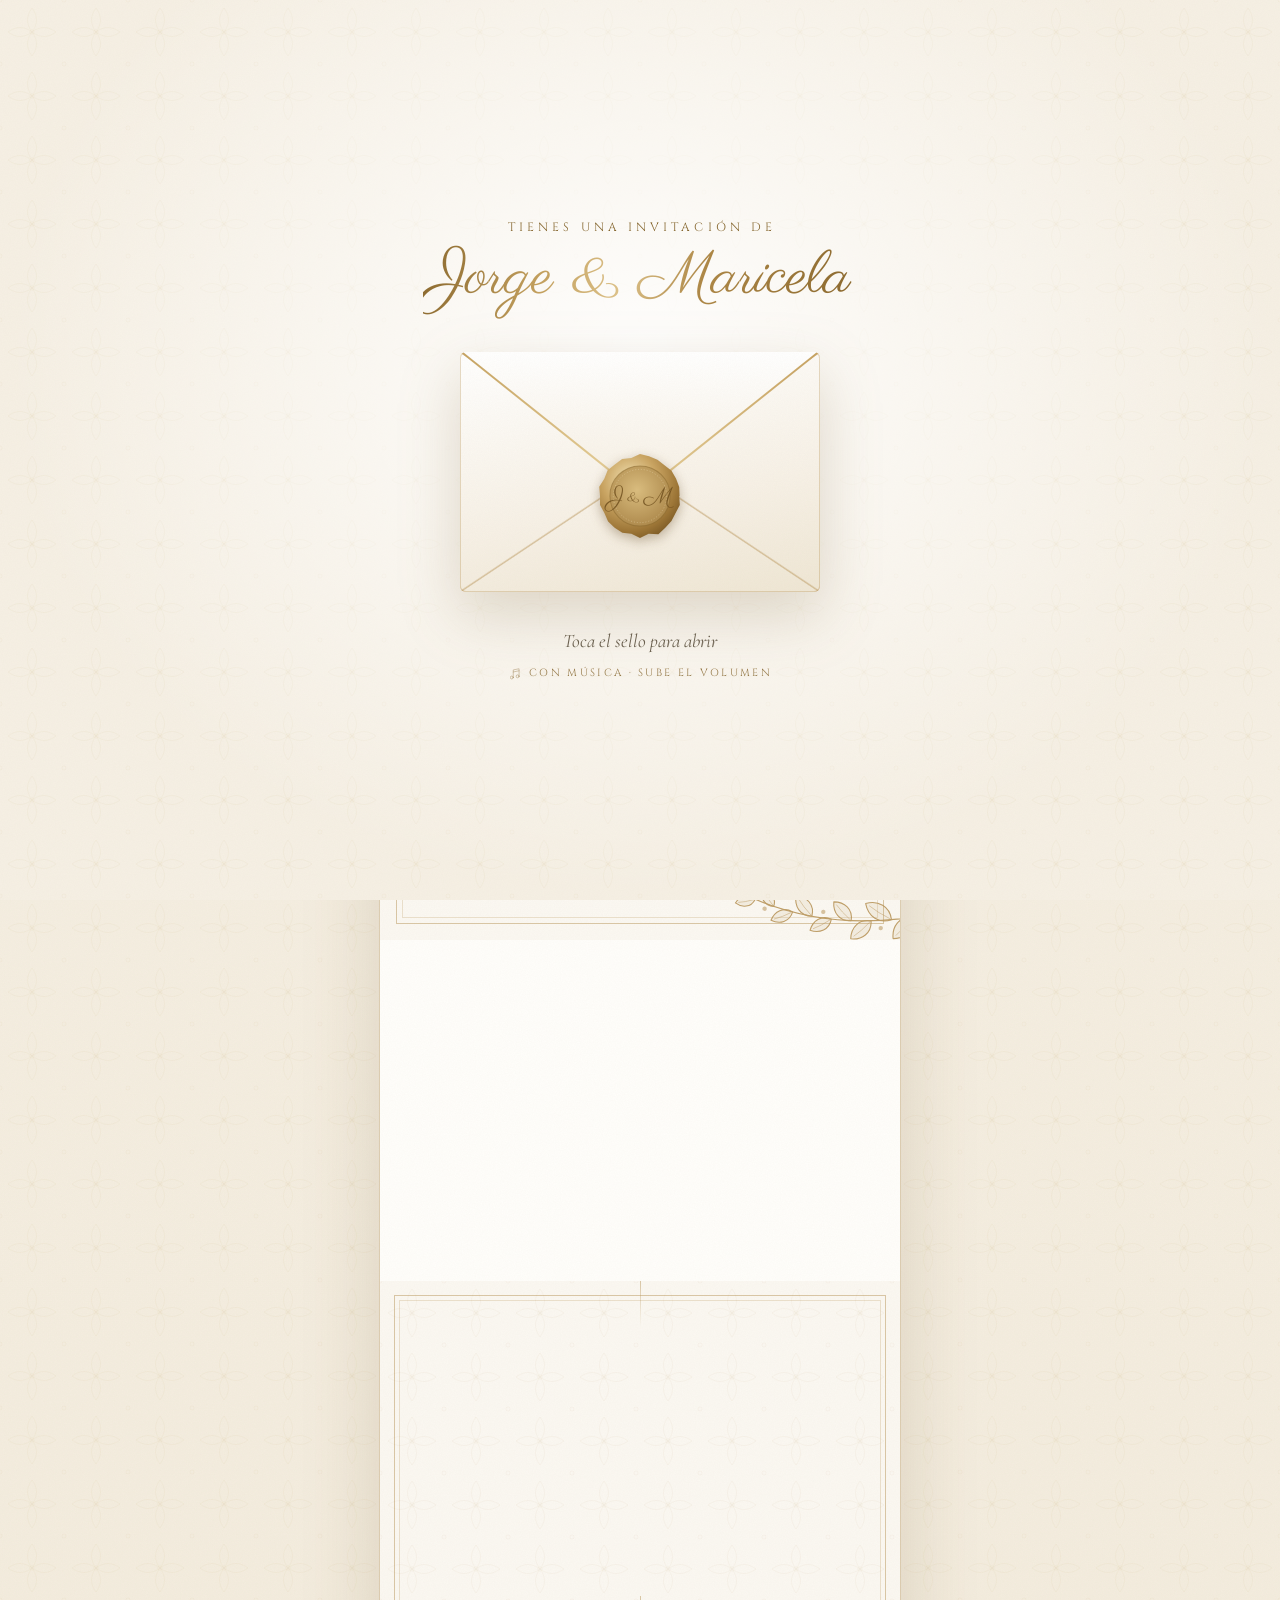
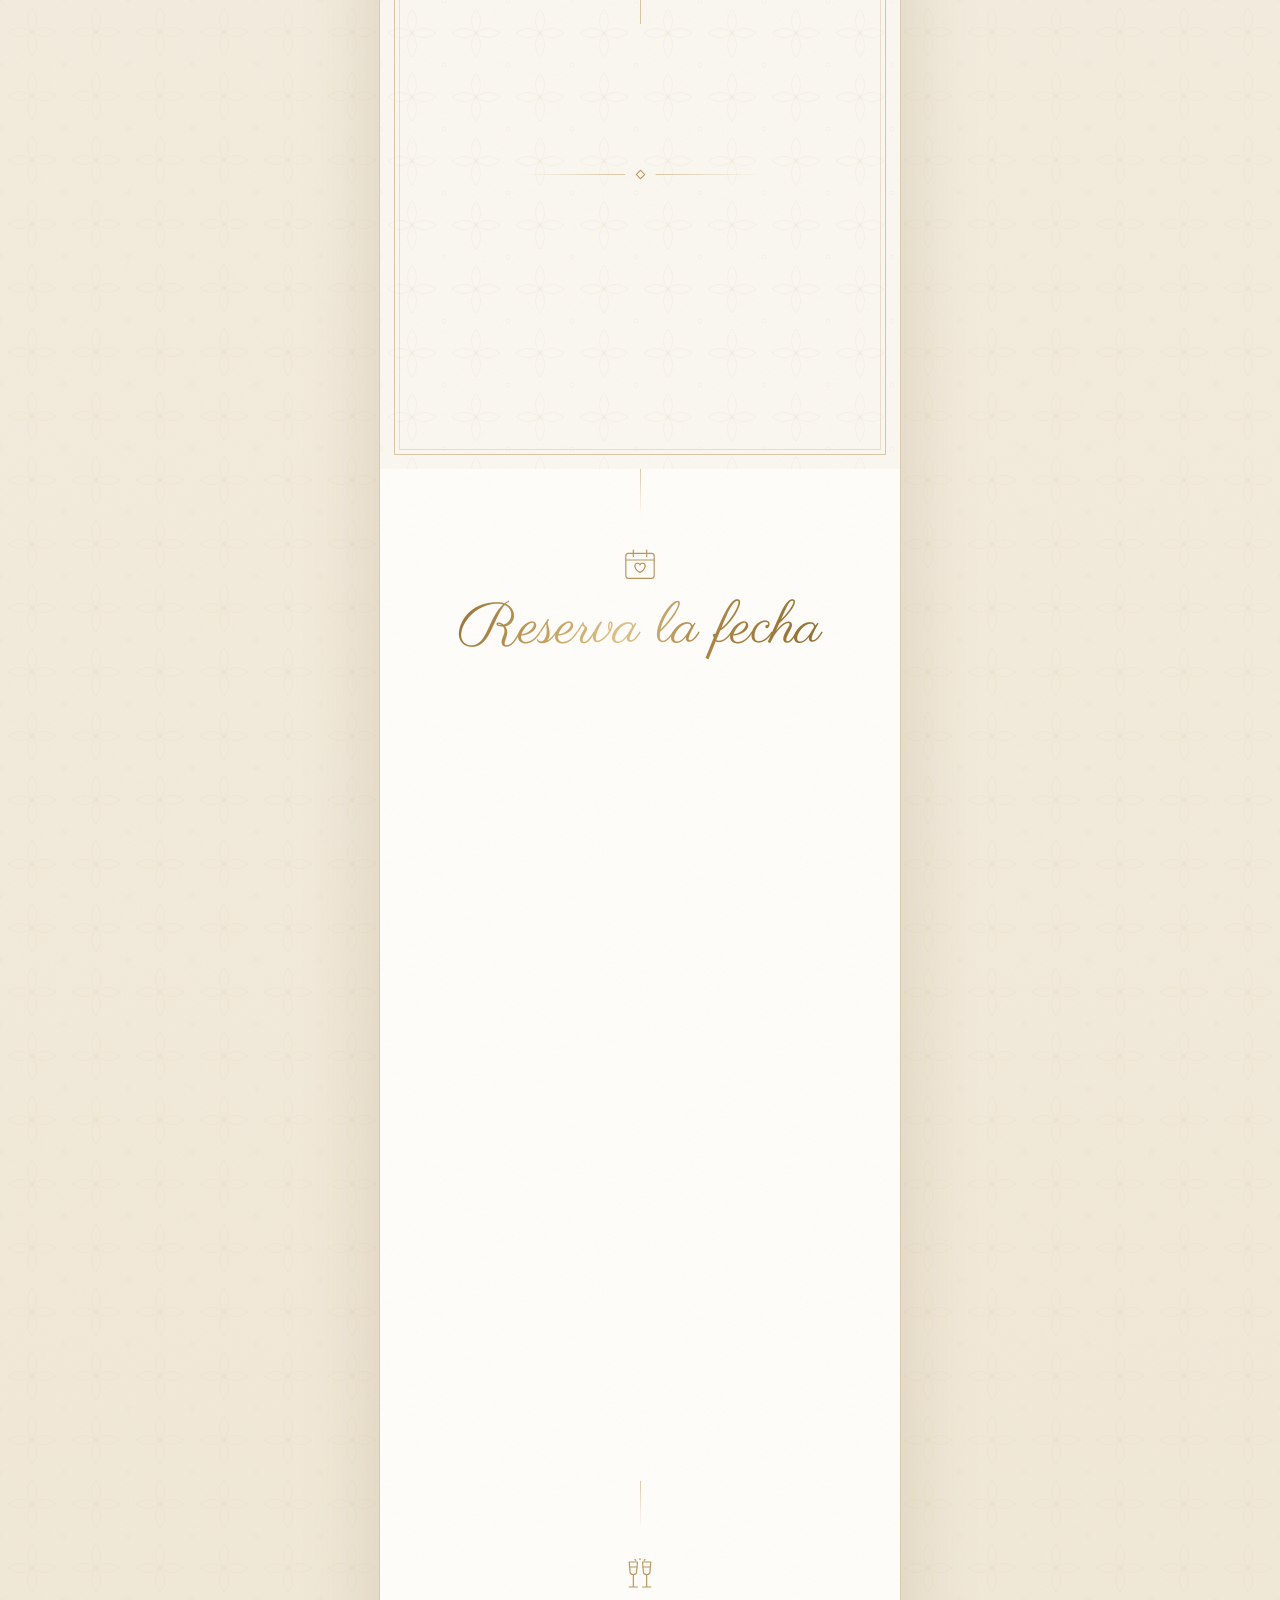
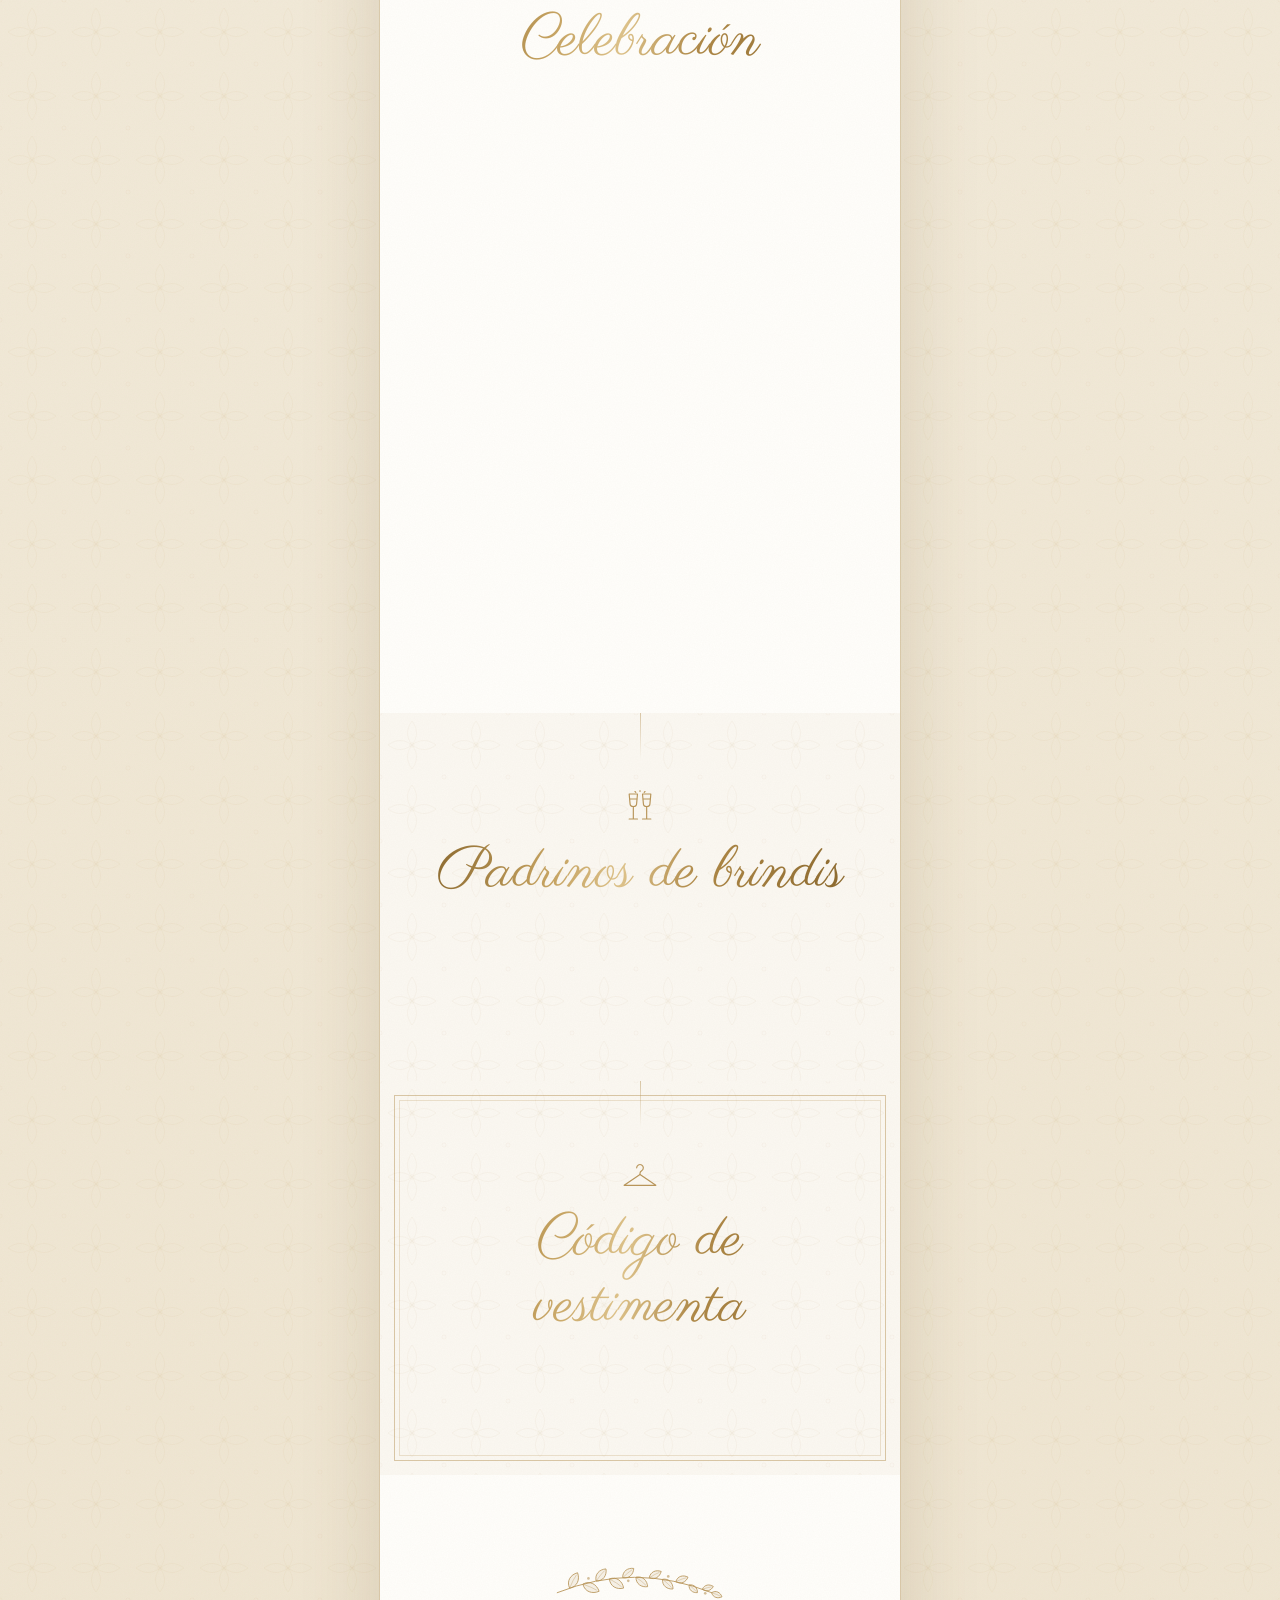
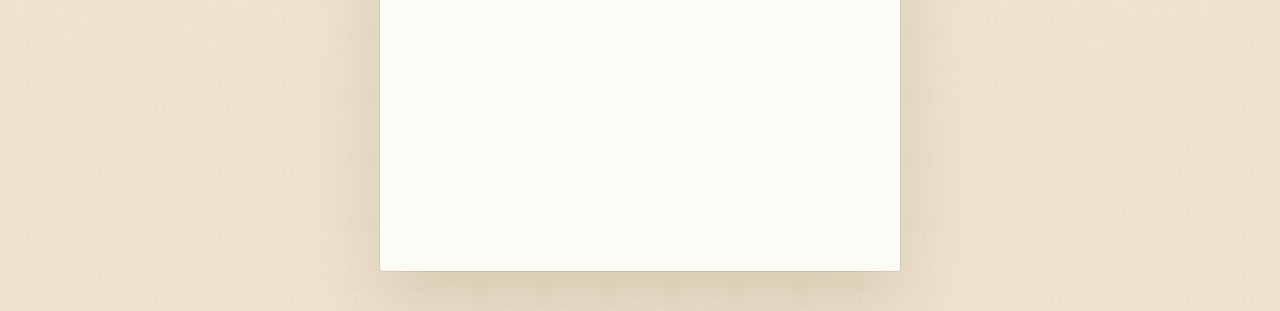
<file: index.html>
<!doctype html>
<html lang="es">
<head>
  <meta charset="utf-8">
  <meta name="viewport" content="width=device-width, initial-scale=1, viewport-fit=cover">
  <title>Boda de Jorge &amp; Maricela · 11 de diciembre de 2026</title>
  <meta name="description" content="Con la bendición de Dios y de nuestros padres, te invitamos a celebrar nuestra boda. Viernes 11 de diciembre de 2026 · Salón La Terraza, Fracc. Villarreal, Chiapas.">
  <meta name="theme-color" content="#FFFEFB">
  <meta name="color-scheme" content="light only">
  <meta name="darkreader-lock">

  <!-- Vista previa al compartir (WhatsApp, Facebook…). Cambia TU-DOMINIO.com por la dirección real. -->
  <meta property="og:type" content="website">
  <meta property="og:locale" content="es_MX">
  <meta property="og:title" content="Jorge &amp; Maricela · ¡Nos casamos!">
  <meta property="og:description" content="Viernes 11 de diciembre de 2026 · Salón La Terraza, Fracc. Villarreal. Toca para abrir tu invitación.">
  <meta property="og:url" content="https://jorge-y-maricela.github.io/">
  <meta property="og:image" content="https://jorge-y-maricela.github.io/img/og.jpg">
  <meta property="og:image:width" content="1200">
  <meta property="og:image:height" content="630">
  <meta property="og:image:alt" content="Invitación de boda de Jorge y Maricela">
  <meta name="twitter:card" content="summary_large_image">

  <link rel="icon" href="img/favicon-48.png" sizes="48x48" type="image/png">
  <link rel="apple-touch-icon" href="img/icono-180.png">

  <link rel="preconnect" href="https://fonts.googleapis.com">
  <link rel="preconnect" href="https://fonts.gstatic.com" crossorigin>
  <link rel="stylesheet" href="https://fonts.googleapis.com/css2?family=Cinzel:wght@400;500&family=Cormorant+Garamond:ital,wght@0,400;0,500;0,600;1,400;1,500&family=Parisienne&display=swap">
  <link rel="stylesheet" href="css/estilos.css">
</head>
<body>
  <a class="saltar" href="#contenido">Ir a la invitación</a>

  <!-- Sobre de bienvenida -->
  <div class="sobre-escena" id="sobre-escena" hidden>
    <div class="sobre-escena__marco">
      <p class="sobre-escena__antes">Tienes una invitación de</p>
      <p class="sobre-escena__nombres" id="sobre-nombres"></p>
      <button class="sobre" id="sobre" type="button" aria-label="Abrir la invitación">
        <span class="sobre__fondo"></span>
        <span class="sobre__carta" id="sobre-carta"></span>
        <span class="sobre__frente"></span>
        <span class="sobre__solapa"><span class="sobre__solapa-ext"></span><span class="sobre__solapa-int"></span></span>
        <span class="sobre__sello" id="sobre-sello"></span>
      </button>
      <p class="sobre-escena__pista">Toca el sello para abrir</p>
    </div>
  </div>

  <div class="pagina">
    <main class="invitacion" id="contenido" tabindex="-1">
      <noscript><p class="sin-js">Para ver la invitación activa JavaScript en tu navegador.</p></noscript>
    </main>
  </div>

  <button class="musica" id="boton-musica" type="button" hidden aria-pressed="false" aria-label="Reproducir la música"></button>

  <dialog class="visor" id="visor">
    <button class="visor__cerrar" type="button" aria-label="Cerrar">×</button>
    <img alt="">
  </dialog>

  <div class="aviso" id="aviso" role="status" aria-live="polite"></div>

  <script src="config.js"></script>
  <script src="js/decoracion.js"></script>
  <script src="js/app.js"></script>
</body>
</html>
</file>
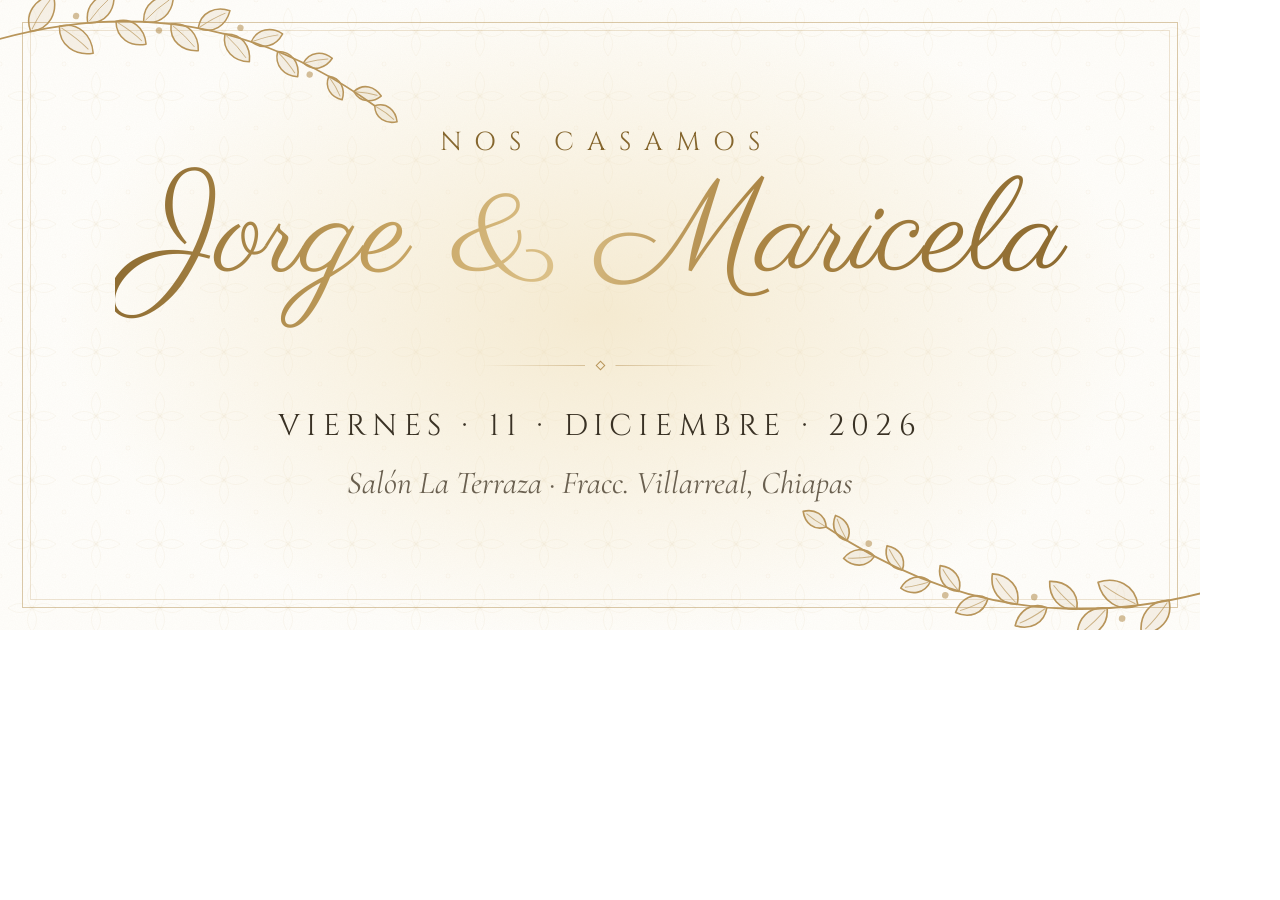
<file: dev/og.html>
<!doctype html>
<html lang="es">
<head>
<meta charset="utf-8">
<!-- Plantilla de la imagen para compartir (1200×630) y de los íconos. Se captura con dev/generar_imagenes.sh -->
<link rel="stylesheet" href="https://fonts.googleapis.com/css2?family=Cinzel:wght@400;500&family=Cormorant+Garamond:ital,wght@0,500;1,400&family=Parisienne&display=block">
<link rel="stylesheet" href="../css/estilos.css">
<style>
  html, body { margin: 0; background: none; }
  .og {
    width: 1200px; height: 630px; position: relative; overflow: hidden;
    display: grid; place-items: center; text-align: center;
    background:
      radial-gradient(ellipse 60% 70% at 50% 50%, rgba(239, 222, 182, .6), transparent 75%),
      var(--grano), var(--damasco), var(--blanco);
  }
  .og::before, .og::after { content: ''; position: absolute; pointer-events: none; }
  .og::before { inset: 22px; border: 1.5px solid var(--linea); }
  .og::after { inset: 30px; border: 1px solid var(--linea-suave); }
  .og .rama-a { position: absolute; width: 520px; top: -26px; left: -60px; transform: rotate(10deg); color: var(--oro); }
  .og .rama-b { position: absolute; width: 520px; bottom: -26px; right: -60px; transform: rotate(190deg); color: var(--oro); }
  .og .antes { font-family: var(--mayus); font-size: 26px; letter-spacing: .5em; color: var(--oro-osc); padding-left: .5em; }
  .og .nombres {
    font-family: var(--script); font-size: 132px; line-height: 1.15; padding: 0 .15em .1em;
    background: var(--oro-texto); -webkit-background-clip: text; background-clip: text; color: transparent;
  }
  .og .fecha { font-family: var(--mayus); font-size: 30px; letter-spacing: .22em; color: var(--tinta); }
  .og .lugar { font-family: var(--serif); font-style: italic; font-size: 32px; color: var(--tinta-suave); margin-top: 8px; }
  .og .sep { width: 340px; margin: 18px auto 22px; }

  .icono-app {
    width: 180px; height: 180px; display: grid; place-items: center; position: relative;
    background: radial-gradient(circle at 50% 45%, #fffefb, #f3ead9);
  }
  .icono-app .corona { position: absolute; inset: 8px; color: var(--oro); }
  .icono-app span { font-family: var(--mayus); font-size: 42px; color: var(--oro-osc); margin-top: -6px; letter-spacing: .02em; }
  .icono-app i { font-family: var(--script); font-style: normal; font-size: 34px; color: var(--oro); }
</style>
</head>
<body>
  <div id="lienzo"></div>
  <script src="../config.js"></script>
  <script src="../js/decoracion.js"></script>
  <script>
    const D = window.Decoracion, N = window.INVITACION.novios;
    const modo = new URLSearchParams(location.search).get('modo');
    document.getElementById('lienzo').innerHTML = modo === 'icono'
      ? `<div class="icono-app">${D.corona({ radio: 64, hojas: 13, tam: 19, hueco: 62, semilla: 5 })}<span>${N.iniciales[0]}<i>&amp;</i>${N.iniciales[1]}</span></div>`
      : `<div class="og">
          <div class="rama-a">${D.rama({ largo: 250, arco: -30, hojas: 13, tam: 30, semilla: 4 })}</div>
          <div class="rama-b">${D.rama({ largo: 230, arco: -26, hojas: 12, tam: 28, semilla: 9 })}</div>
          <div>
            <p class="antes">NOS CASAMOS</p>
            <p class="nombres">${N.el.nombre} &amp; ${N.ella.nombre}</p>
            <div class="sep">${D.separador()}</div>
            <p class="fecha">VIERNES · 11 · DICIEMBRE · 2026</p>
            <p class="lugar">Salón La Terraza · ${window.INVITACION.ciudad}</p>
          </div>
        </div>`;
  </script>
</body>
</html>
</file>
<file: css/estilos.css>
/* ==========================================================================
   Invitación de boda · Jorge & Maricela
   Paleta: blanco perla y oro
   ========================================================================== */

:root {
  --blanco: #fffefb;
  --perla: #fbf8f2;
  --marfil: #f6f0e4;
  --champan: #efe5d1;
  --oro: #b8955a;
  --oro-claro: #d9bf88;
  --oro-osc: #85662e;
  --tinta: #3a3225;
  --tinta-suave: #6a6050;
  --linea: rgba(184, 149, 90, .5);
  --linea-suave: rgba(184, 149, 90, .25);

  --oro-texto: linear-gradient(100deg, #8a682e 0%, #c3a05e 28%, #dcc189 46%, #ad8746 64%, #8a682e 100%);
  --oro-fondo: linear-gradient(100deg, #c5a261, #ead6a2 42%, #c9a664 70%, #e0c78f);

  --serif: 'Cormorant Garamond', 'Times New Roman', serif;
  --mayus: 'Cinzel', 'Cormorant Garamond', serif;
  --script: 'Parisienne', 'Snell Roundhand', cursive;

  --ancho: 520px;
  --suave: cubic-bezier(.22, .7, .2, 1);

  --grano: url("data:image/svg+xml,%3Csvg xmlns='http://www.w3.org/2000/svg' width='220' height='220'%3E%3Cfilter id='n'%3E%3CfeTurbulence type='fractalNoise' baseFrequency='.85' numOctaves='3' stitchTiles='stitch'/%3E%3CfeColorMatrix values='0 0 0 0 .45 0 0 0 0 .38 0 0 0 0 .25 0 0 0 .05 0'/%3E%3C/filter%3E%3Crect width='100%25' height='100%25' filter='url(%23n)'/%3E%3C/svg%3E");
  /* Damasco suave en dorado para fondos */
  --damasco: url("data:image/svg+xml,%3Csvg xmlns='http://www.w3.org/2000/svg' width='64' height='64' viewBox='0 0 64 64'%3E%3Cg fill='none' stroke='%23b8955a' stroke-opacity='.08' stroke-width='.8'%3E%3Cpath d='M32 8c6 8 6 16 0 24-6-8-6-16 0-24zM32 32c6 8 6 16 0 24-6-8-6-16 0-24zM8 32c8-6 16-6 24 0-8 6-16 6-24 0zM32 32c8-6 16-6 24 0-8 6-16 6-24 0z'/%3E%3Ccircle cx='32' cy='32' r='2.2'/%3E%3Ccircle cx='0' cy='0' r='2'/%3E%3Ccircle cx='64' cy='0' r='2'/%3E%3Ccircle cx='0' cy='64' r='2'/%3E%3Ccircle cx='64' cy='64' r='2'/%3E%3C/g%3E%3C/svg%3E");
}

*, *::before, *::after { box-sizing: border-box; }
html { -webkit-text-size-adjust: 100%; scroll-behavior: smooth; }
html.bloqueado { overflow: hidden; }
body {
  margin: 0;
  font-family: var(--serif);
  font-size: 19px;
  line-height: 1.55;
  color: var(--tinta);
  background: var(--champan);
  -webkit-font-smoothing: antialiased;
  text-rendering: optimizeLegibility;
  font-variant-numeric: lining-nums;
}
img, svg { display: block; max-width: 100%; }
button, input, textarea { font: inherit; color: inherit; }
a { color: inherit; }
h1, h2, h3, p { margin: 0; }
[hidden] { display: none !important; }

.saltar {
  position: absolute; left: -999px; top: 8px; z-index: 100;
  background: var(--blanco); padding: 8px 14px; border-radius: 4px;
}
.saltar:focus { left: 8px; }
:focus-visible { outline: 2px solid var(--oro); outline-offset: 3px; }

/* ----------------------------------------------------------------- Página */
.pagina {
  min-height: 100vh;
  background: var(--grano), var(--damasco), linear-gradient(var(--marfil), var(--champan));
}
.invitacion {
  max-width: var(--ancho);
  margin: 0 auto;
  background: var(--blanco) var(--grano);
  overflow: hidden;
  outline: none;
  box-shadow: 0 0 0 1px var(--linea-suave), 0 30px 80px rgba(110, 85, 40, .18);
}
@media (min-width: 600px) {
  .pagina { padding: 40px 0; }
  .invitacion { border-radius: 4px; }
}

/* Revelado al hacer scroll */
.revelar { opacity: 0; transform: translateY(18px); transition: opacity .9s var(--suave), transform .9s var(--suave); }
.revelar.visto { opacity: 1; transform: none; }
body:not(.listo) .portada .revelar { opacity: 0; }

/* ----------------------------------------------------------------- Ramas e íconos */
.rama, .corona { overflow: visible; color: var(--oro); }
.rama .tallo, .corona .tallo { fill: none; stroke: currentColor; stroke-width: 1.15; stroke-linecap: round; }
.rama .hoja, .corona .hoja { fill: currentColor; fill-opacity: .12; stroke: currentColor; stroke-width: 1; stroke-linejoin: round; }
.rama .nervio, .corona .nervio { fill: none; stroke: currentColor; stroke-width: .6; stroke-opacity: .7; }
.rama .baya, .corona .baya { fill: currentColor; fill-opacity: .6; }
.icono { width: 1.25em; height: 1.25em; flex: none; }

.separador {
  display: flex; align-items: center; gap: 12px; justify-content: center;
  margin: 34px auto; max-width: 240px; color: var(--oro);
}
.separador span { flex: 1; height: 1px; background: linear-gradient(90deg, transparent, var(--linea)); }
.separador span:last-child { transform: scaleX(-1); }
.separador i { width: 7px; height: 7px; border: 1px solid currentColor; transform: rotate(45deg); }

/* ----------------------------------------------------------------- Textos comunes */
.etiqueta {
  font-family: var(--mayus); font-size: 12.5px; letter-spacing: .32em;
  text-transform: uppercase; color: var(--oro-osc);
}
.etiqueta--centro { text-align: center; margin-top: 34px; }
.titulo {
  font-family: var(--script); font-weight: 400;
  font-size: clamp(44px, 12vw, 58px); line-height: 1.15;
  padding: .05em .1em .15em;
  background: var(--oro-texto); -webkit-background-clip: text; background-clip: text; color: transparent;
}
.texto { color: var(--tinta-suave); font-size: 19px; max-width: 34ch; margin: 0 auto; }

/* ----------------------------------------------------------------- Secciones */
.seccion { position: relative; padding: 76px 30px; text-align: center; }
.seccion + .seccion::before {
  content: ''; position: absolute; top: 0; left: 50%; width: 1px; height: 46px;
  background: linear-gradient(var(--linea), transparent);
}
.seccion__dentro { position: relative; max-width: 420px; margin: 0 auto; }
.seccion__icono { display: grid; place-items: center; color: var(--oro); margin-bottom: 8px; }
.seccion__icono .icono { width: 40px; height: 40px; }
.seccion--padres, .seccion--vestimenta, .seccion--padrinos, .seccion--rsvp {
  background: var(--grano), var(--damasco), var(--perla);
}
.seccion--padres::after, .seccion--vestimenta::after, .seccion--rsvp::after {
  content: ''; position: absolute; inset: 14px; pointer-events: none;
  border: 1px solid var(--linea); outline: 1px solid var(--linea-suave); outline-offset: -6px;
}

/* ----------------------------------------------------------------- Portada */
.portada {
  position: relative; min-height: 100vh; min-height: 100svh;
  display: grid; place-items: center; text-align: center;
  padding: 72px 28px 96px; color: var(--tinta); overflow: hidden;
  background:
    radial-gradient(ellipse 85% 55% at 50% 42%, rgba(239, 222, 182, .55), transparent 72%),
    var(--grano),
    linear-gradient(180deg, var(--blanco), var(--perla));
}
.portada__marco {
  position: absolute; inset: 16px; border: 1px solid var(--linea); pointer-events: none;
}
.portada__marco::after {
  content: ''; position: absolute; inset: 5px; border: 1px solid var(--linea-suave);
}
.portada__rama { position: absolute; color: var(--oro); opacity: .9; pointer-events: none; }
.portada__rama .rama { width: 100%; }
.portada__rama--arriba { width: 72%; top: -14px; left: -16%; transform: rotate(12deg); }
.portada__rama--abajo { width: 66%; bottom: -10px; right: -14%; transform: rotate(192deg); }
.portada__contenido { position: relative; z-index: 1; display: flex; flex-direction: column; align-items: center; }
.portada__antes {
  font-family: var(--mayus); font-size: 14px; letter-spacing: .5em; text-transform: uppercase;
  color: var(--oro-osc); padding-left: .5em;
}
.portada__monograma { position: relative; width: 168px; height: 168px; margin: 26px 0 8px; display: grid; place-items: center; }
.portada__monograma .corona { position: absolute; inset: 0; width: 100%; height: 100%; color: var(--oro); }
.portada__monograma span {
  font-family: var(--mayus); font-size: 34px; letter-spacing: .06em; color: var(--oro-osc);
  display: flex; align-items: center; gap: 6px; margin-top: -6px;
}
.portada__monograma i { font-family: var(--script); font-style: normal; font-size: 30px; color: var(--oro); }
.portada__nombres {
  font-family: var(--script); font-weight: 400; line-height: .98;
  font-size: clamp(66px, 20vw, 96px);
  display: flex; flex-direction: column; align-items: center;
}
.portada__nombres span {
  padding: .06em .18em .14em;
  background: var(--oro-texto); -webkit-background-clip: text; background-clip: text; color: transparent;
}
.portada__nombres .portada__y { font-size: .52em; margin: -.1em 0 -.12em; }
.portada__fecha {
  display: flex; align-items: center; gap: 12px; margin-top: 28px; white-space: nowrap;
  font-family: var(--mayus); font-size: 12px; letter-spacing: .18em; text-transform: uppercase; color: var(--tinta);
}
.portada__fecha strong { font-weight: 400; font-size: 18px; letter-spacing: .08em; padding: 6px 12px; border-left: 1px solid var(--linea); border-right: 1px solid var(--linea); color: var(--oro-osc); }
.portada__lugar {
  display: flex; align-items: center; gap: 8px; margin-top: 16px;
  font-style: italic; font-size: 19px; color: var(--tinta-suave);
}
.portada__lugar .icono { color: var(--oro); width: 18px; height: 18px; }
.portada__invitado {
  margin-top: 30px; padding: 14px 26px; border: 1px solid var(--linea);
  background: rgba(255, 255, 255, .7); box-shadow: 0 8px 24px rgba(140, 105, 45, .08);
  display: flex; flex-direction: column; gap: 2px;
}
.portada__invitado span { font-family: var(--mayus); font-size: 11px; letter-spacing: .3em; text-transform: uppercase; color: var(--oro-osc); }
.portada__invitado strong { font-weight: 500; font-size: 22px; line-height: 1.3; margin: 4px 0 2px; }
.portada__invitado em { font-size: 16px; color: var(--tinta-suave); }
.portada__bajar {
  position: absolute; bottom: 34px; left: 50%; transform: translateX(-50%);
  color: var(--oro); width: 44px; height: 44px; display: grid; place-items: center;
  animation: flotar 2.4s ease-in-out infinite;
}
.portada__bajar .icono { width: 24px; height: 24px; }
@keyframes flotar { 50% { transform: translate(-50%, 7px); } }

/* ----------------------------------------------------------------- Frase */
.seccion--frase { padding-top: 84px; padding-bottom: 70px; }
.frase__rama { width: 150px; margin: 0 auto 22px; }
.frase p { font-style: italic; font-size: 23px; line-height: 1.6; color: var(--tinta); }

/* ----------------------------------------------------------------- Padres */
.padres__intro { font-family: var(--script); font-size: 34px; line-height: 1.35; color: var(--oro-osc); margin-bottom: 34px; }
.padres { display: grid; gap: 26px; }
.padres__divisor { width: 1px; height: 28px; margin: -6px auto; background: var(--linea); }
.padres__grupo .etiqueta { margin-bottom: 10px; }
.padres__nombre { font-size: 22px; line-height: 1.45; color: var(--tinta); }
.padrinos { margin-top: 22px; }
.padrinos .padres__nombre + .padres__nombre { margin-top: 4px; }
.padres__honor { font-style: italic; font-size: 20px; color: var(--tinta-suave); max-width: 26ch; margin: 0 auto; }
.padres__novios { margin-top: 20px; display: flex; flex-direction: column; gap: 4px; }
.padres__novios span { font-family: var(--mayus); font-size: 17px; letter-spacing: .12em; color: var(--tinta); }
.padres__novios i { font-family: var(--script); font-style: normal; font-size: 32px; color: var(--oro); line-height: 1.2; }

/* ----------------------------------------------------------------- Fecha */
.fecha-grande { display: grid; grid-template-columns: 1fr auto 1fr; align-items: center; gap: 18px; margin-top: 24px; }
.fecha-grande__lado {
  font-family: var(--mayus); font-size: 13.5px; letter-spacing: .26em; text-transform: uppercase; color: var(--oro-osc);
  padding: 10px 0; border-top: 1px solid var(--linea); border-bottom: 1px solid var(--linea);
}
.fecha-grande__dia {
  font-family: var(--mayus); font-weight: 400; font-size: 80px; line-height: 1;
  background: var(--oro-texto); -webkit-background-clip: text; background-clip: text; color: transparent;
}
.cuenta { display: flex; justify-content: center; gap: 10px; margin-top: 14px; }
.cuenta__caja {
  width: 74px; padding: 14px 4px 10px; border: 1px solid var(--linea); background: var(--blanco);
  box-shadow: 0 6px 16px rgba(140, 105, 45, .07);
  display: flex; flex-direction: column; align-items: center;
}
.cuenta__caja b { font-family: var(--serif); font-weight: 500; font-size: 34px; line-height: 1; color: var(--tinta); font-variant-numeric: lining-nums tabular-nums; }
.cuenta__caja span { margin-top: 6px; font-family: var(--mayus); font-size: 10.5px; letter-spacing: .2em; text-transform: uppercase; color: var(--oro-osc); }
.cuenta__mensaje { margin-top: 30px; font-family: var(--script); font-size: 38px; color: var(--oro-osc); }

.cal { margin: 40px auto 0; max-width: 320px; padding: 22px 20px 18px; border: 1px solid var(--linea); background: var(--blanco); box-shadow: 0 10px 26px rgba(140, 105, 45, .07); }
.cal__mes { font-family: var(--mayus); font-size: 13px; letter-spacing: .3em; text-transform: uppercase; color: var(--oro-osc); margin-bottom: 12px; }
.cal__rejilla { display: grid; grid-template-columns: repeat(7, 1fr); row-gap: 4px; font-size: 16px; }
.cal__rejilla span { height: 34px; display: grid; place-items: center; }
.cal__cab { font-family: var(--mayus); font-size: 11.5px; color: var(--oro-osc); }
.cal__dia { color: var(--tinta-suave); }
.cal__dia--boda { position: relative; color: var(--blanco); font-weight: 600; }
.cal__dia--boda .icono { position: absolute; width: 40px; height: 40px; left: 50%; top: 50%; transform: translate(-50%, -50%); color: var(--oro); }
.cal__dia--boda .icono path { fill: var(--oro); }
.cal__dia--boda b { position: relative; font-weight: 600; font-size: 15px; margin-top: -2px; }

/* ----------------------------------------------------------------- Botones */
.botones { display: flex; flex-wrap: wrap; justify-content: center; gap: 12px; margin-top: 30px; }
.boton {
  display: inline-flex; align-items: center; justify-content: center; gap: 10px;
  min-height: 50px; padding: 12px 22px; border-radius: 2px; cursor: pointer;
  font-family: var(--mayus); font-size: 13px; letter-spacing: .16em; text-transform: uppercase; text-decoration: none;
  transition: background-color .25s, color .25s, border-color .25s, transform .15s, box-shadow .25s, filter .25s;
}
.boton:active { transform: translateY(1px); }
.boton .icono { width: 19px; height: 19px; }
.botones .boton { min-width: 220px; }
.boton--oro, .boton--principal {
  color: #3d2f14; border: 0; box-shadow: 0 10px 24px rgba(140, 105, 45, .25);
  background: var(--oro-fondo);
}
.boton--oro:hover, .boton--principal:hover { box-shadow: 0 12px 30px rgba(140, 105, 45, .32); filter: brightness(1.04); }
.boton--oro:disabled { opacity: .7; cursor: progress; }
.boton--linea { background: var(--blanco); color: var(--oro-osc); border: 1px solid var(--oro); }
.boton--linea:hover { background: #fbf4e6; }
.boton--ancho { width: 100%; }
.boton--chico { min-height: 42px; padding: 8px 16px; font-size: 11.5px; }
.enlace {
  background: none; border: 0; padding: 8px; margin-top: 18px; cursor: pointer;
  font-style: italic; font-size: 17px; text-decoration: underline; text-underline-offset: 4px; color: var(--tinta-suave);
}

/* ----------------------------------------------------------------- Evento */
.evento__hora { font-family: var(--serif); font-weight: 500; font-size: 34px; color: var(--tinta); margin-top: 10px; }
.evento__lugar { font-family: var(--mayus); font-size: 18px; letter-spacing: .16em; color: var(--oro-osc); margin-top: 6px; }
.evento__dir { font-style: italic; font-size: 19px; color: var(--tinta-suave); margin-top: 8px; }
.mapa {
  position: relative; margin: 28px auto 0; height: 220px; border: 1px solid var(--linea); padding: 6px; background: var(--blanco);
  box-shadow: 0 14px 30px rgba(140, 105, 45, .1);
}
/* Se ve debajo del mapa mientras carga o si el teléfono no lo puede mostrar */
.mapa__respaldo {
  position: absolute; inset: 6px; display: flex; flex-direction: column; align-items: center; justify-content: center; gap: 6px;
  text-decoration: none; color: var(--oro-osc);
  background: var(--grano), var(--damasco), var(--perla);
}
.mapa__respaldo .icono { width: 40px; height: 40px; color: var(--oro); }
.mapa__respaldo span { font-family: var(--mayus); font-size: 15px; letter-spacing: .14em; }
.mapa__respaldo em { font-size: 16px; color: var(--tinta-suave); text-decoration: underline; text-underline-offset: 3px; }
.mapa iframe { position: relative; width: 100%; height: 100%; border: 0; filter: saturate(.5) sepia(.15); background: transparent; }

/* ----------------------------------------------------------------- Itinerario */
.linea { list-style: none; margin: 30px auto 0; padding: 0; position: relative; max-width: 300px; }
.linea::before { content: ''; position: absolute; left: 27px; top: 10px; bottom: 10px; width: 1px; background: var(--linea); }
.linea__paso { position: relative; display: grid; grid-template-columns: 56px 1fr; grid-template-rows: auto auto; column-gap: 18px; text-align: left; padding: 10px 0; }
.linea__icono {
  grid-row: span 2; width: 56px; height: 56px; border-radius: 50%; display: grid; place-items: center;
  background: var(--blanco); color: var(--oro); border: 1px solid var(--oro);
  box-shadow: 0 0 0 5px var(--blanco), 0 0 0 6px var(--linea-suave);
}
.linea__icono .icono { width: 26px; height: 26px; }
.linea__hora { align-self: end; font-family: var(--mayus); font-size: 13px; letter-spacing: .18em; color: var(--oro-osc); }
.linea__titulo { font-size: 23px; color: var(--tinta); }

/* ----------------------------------------------------------------- Vestimenta y regalos */
.vestimenta__tipo { font-family: var(--mayus); font-size: 24px; letter-spacing: .3em; color: var(--tinta); margin-top: 12px; padding-left: .3em; }
.nota {
  display: flex; align-items: center; gap: 14px; text-align: left; margin: 24px auto 0; max-width: 340px;
  padding: 16px 18px; border: 1px solid var(--linea); background: var(--blanco); font-size: 18px; color: var(--tinta-suave);
}
.nota__punto { flex: none; width: 26px; height: 26px; border-radius: 50%; background: #fff; box-shadow: inset 0 0 0 1px #ddd3c0, 0 0 0 3px #fff, 0 0 0 4px var(--linea); }

.regalos { display: grid; grid-template-columns: 1fr 1fr; gap: 14px; margin-top: 28px; }
.regalos--1 { grid-template-columns: minmax(0, 300px); justify-content: center; }
.regalo {
  display: flex; flex-direction: column; align-items: center; gap: 8px; padding: 24px 16px;
  border: 1px solid var(--linea); background: var(--blanco); box-shadow: 0 10px 26px rgba(140, 105, 45, .07);
}
.regalo--ancho { grid-column: 1 / -1; }
.regalo > .icono { width: 38px; height: 38px; color: var(--oro); }
.regalo h3 { font-family: var(--script); font-weight: 400; font-size: 34px; line-height: 1.2; color: var(--oro-osc); }
.regalo p { font-size: 17px; color: var(--tinta-suave); line-height: 1.4; }
.regalo__clabe { font-family: var(--mayus); letter-spacing: .12em; color: var(--tinta) !important; font-size: 16px !important; word-break: break-all; }
.regalo .boton { margin-top: 6px; }

/* ----------------------------------------------------------------- Galería */
.galeria { display: grid; grid-template-columns: 1fr 1fr; gap: 10px; margin-top: 28px; }
.galeria__foto { padding: 6px; border: 1px solid var(--linea); background: #fff; cursor: zoom-in; aspect-ratio: 3 / 4; }
.galeria__foto:nth-child(3n + 1) { grid-column: span 2; aspect-ratio: 3 / 2; }
.galeria__foto img { width: 100%; height: 100%; object-fit: cover; }
.visor { border: 0; padding: 0; background: transparent; max-width: 94vw; max-height: 90vh; }
.visor::backdrop { background: rgba(40, 32, 20, .85); }
.visor img { max-width: 94vw; max-height: 86vh; object-fit: contain; }
.visor__cerrar { position: fixed; top: 14px; right: 18px; font-size: 40px; line-height: 1; background: none; border: 0; color: #fff; cursor: pointer; }

/* ----------------------------------------------------------------- Confirmación */
.seccion--rsvp { padding-top: 84px; padding-bottom: 84px; }
.seccion--rsvp::before { display: none; }
.rsvp__limite { font-style: italic; font-size: 19px; color: var(--tinta-suave); margin-top: 4px; }
.rsvp__limite b { font-weight: 600; color: var(--oro-osc); }
.rsvp { margin-top: 30px; }
.rsvp__saludo { padding: 18px 16px 22px; border-top: 1px solid var(--linea); border-bottom: 1px solid var(--linea); margin-bottom: 26px; }
.rsvp__para { font-family: var(--mayus); font-size: 11.5px; letter-spacing: .3em; text-transform: uppercase; color: var(--oro-osc); }
.rsvp__nombre { font-size: 28px; font-weight: 500; line-height: 1.25; margin-top: 6px; }
.rsvp__pases { font-style: italic; font-size: 18px; color: var(--tinta-suave); margin-top: 2px; }
.rsvp__pases b { font-style: normal; font-weight: 600; color: var(--oro-osc); }
.rsvp__aviso { font-size: 17px; font-style: italic; color: var(--oro-osc); margin-bottom: 20px; }
.rsvp__form { display: grid; gap: 22px; text-align: left; }
.campo { display: grid; gap: 8px; }
.campo > span, .opciones legend, .personas__pregunta {
  font-family: var(--mayus); font-size: 12px; letter-spacing: .22em; text-transform: uppercase; color: var(--oro-osc);
}
.campo em { font-family: var(--serif); text-transform: none; letter-spacing: 0; font-size: 15px; color: var(--tinta-suave); }
.campo input, .campo textarea {
  width: 100%; padding: 14px 16px; font-size: 19px; border-radius: 2px; color: var(--tinta);
  border: 1px solid var(--linea); background: var(--blanco);
  transition: border-color .2s, box-shadow .2s;
}
.campo textarea { resize: vertical; min-height: 96px; line-height: 1.45; }
.campo input::placeholder, .campo textarea::placeholder { color: #a89c86; font-style: italic; }
.campo input:focus, .campo textarea:focus { outline: none; border-color: var(--oro); box-shadow: 0 0 0 3px rgba(184, 149, 90, .18); }
.opciones { border: 0; padding: 0; margin: 0; display: grid; grid-template-columns: 1fr 1fr; gap: 10px; }
.opciones legend { padding: 0; margin-bottom: 10px; }
.opcion { position: relative; cursor: pointer; }
.opcion input { position: absolute; opacity: 0; inset: 0; cursor: pointer; }
.opcion span {
  display: flex; flex-direction: column; align-items: center; gap: 8px; text-align: center;
  padding: 18px 10px; border: 1px solid var(--linea); background: var(--blanco);
  font-size: 18px; line-height: 1.25; transition: background .2s, border-color .2s, color .2s, box-shadow .2s;
}
.opcion .icono { width: 30px; height: 30px; color: var(--oro); }
.opcion input:checked + span { background: var(--oro-fondo); color: #3d2f14; border-color: var(--oro); box-shadow: 0 8px 20px rgba(140, 105, 45, .22); }
.opcion input:checked + span .icono { color: #5c4518; }
.opcion input:focus-visible + span { outline: 2px solid var(--oro); outline-offset: 3px; }
.personas { display: flex; flex-direction: column; align-items: center; gap: 10px; padding: 18px; border: 1px solid var(--linea); background: var(--blanco); }
.contador { display: flex; align-items: center; gap: 22px; }
.contador__btn {
  width: 48px; height: 48px; border-radius: 50%; display: grid; place-items: center; cursor: pointer;
  border: 1px solid var(--oro); background: var(--blanco); color: var(--oro-osc);
}
.contador__btn .icono { width: 20px; height: 20px; }
.contador__btn:disabled { opacity: .3; cursor: default; }
.contador__valor { font-size: 44px; font-weight: 500; min-width: 1.4em; text-align: center; line-height: 1; color: var(--tinta); }
.personas__max { font-style: italic; font-size: 16px; color: var(--tinta-suave); }
.trampa { position: absolute !important; left: -9999px; width: 1px; height: 1px; overflow: hidden; }
.rsvp__error { color: #9b3b2a; font-size: 17px; text-align: center; }
.rsvp__error:empty { display: none; }
.rsvp__error a { color: var(--oro-osc); }
.rsvp__nota { font-style: italic; font-size: 16px; text-align: center; color: var(--tinta-suave); }
.rsvp__cargando { display: flex; flex-direction: column; align-items: center; gap: 14px; font-style: italic; color: var(--tinta-suave); padding: 30px 0; }
.puntos { display: flex; gap: 8px; }
.puntos i { width: 8px; height: 8px; border-radius: 50%; background: var(--oro); animation: punto 1.2s infinite ease-in-out; }
.puntos i:nth-child(2) { animation-delay: .15s; }
.puntos i:nth-child(3) { animation-delay: .3s; }
@keyframes punto { 0%, 80%, 100% { opacity: .25; transform: scale(.8); } 40% { opacity: 1; transform: none; } }
.rsvp__tarjeta { padding: 30px 22px; border: 1px solid var(--linea); background: var(--blanco); box-shadow: 0 12px 30px rgba(140, 105, 45, .1); display: flex; flex-direction: column; align-items: center; gap: 10px; }
.rsvp__tarjeta p { font-size: 19px; color: var(--tinta-suave); }
.rsvp__tarjeta .botones { margin-top: 12px; }
.rsvp__sello { width: 74px; height: 74px; border-radius: 50%; display: grid; place-items: center; background: var(--oro-fondo); color: #5c4518; box-shadow: 0 0 0 6px rgba(184, 149, 90, .15); margin-bottom: 6px; }
.rsvp__sello .icono { width: 38px; height: 38px; }
.rsvp__grande { font-family: var(--script); font-size: 40px !important; line-height: 1.2; color: var(--oro-osc) !important; }
.rsvp__quien { font-family: var(--mayus); font-size: 15px !important; letter-spacing: .18em; color: var(--tinta) !important; }
.rsvp__tarjeta--hecho { animation: aparecer .7s var(--suave); }
@keyframes aparecer { from { opacity: 0; transform: translateY(12px) scale(.98); } }

/* ----------------------------------------------------------------- Cierre */
.cierre { padding: 80px 30px 70px; text-align: center; background: var(--blanco) var(--grano); }
.cierre__rama { width: 210px; margin: 0 auto 26px; }
.cierre__antes { font-family: var(--mayus); font-size: 13px; letter-spacing: .4em; text-transform: uppercase; color: var(--oro-osc); padding-left: .4em; }
.cierre__nombres {
  white-space: nowrap;
  font-family: var(--script); font-size: clamp(40px, 11.5vw, 62px); line-height: 1.25; margin-top: 10px; padding: 0 .1em .1em;
  background: var(--oro-texto); -webkit-background-clip: text; background-clip: text; color: transparent;
}
.cierre__fecha { font-family: var(--mayus); font-size: 15px; letter-spacing: .4em; color: var(--tinta); margin-top: 8px; padding-left: .4em; }

/* ----------------------------------------------------------------- Música */
/* Píldora de cristal blanco con filo dorado. Cerrada es un círculo con un disco
   dorado; al empezar a sonar se abre unos segundos con el nombre de la canción. */
.musica {
  position: fixed; z-index: 30;
  right: max(14px, calc((100vw - var(--ancho)) / 2 + 14px));
  bottom: calc(16px + env(safe-area-inset-bottom));
  display: flex; align-items: center; gap: 0;
  height: 50px; padding: 4px; border-radius: 999px; cursor: pointer;
  border: 1px solid rgba(184, 149, 90, .55);
  background: rgba(255, 254, 251, .82);
  -webkit-backdrop-filter: blur(10px) saturate(1.2); backdrop-filter: blur(10px) saturate(1.2);
  box-shadow: 0 10px 28px rgba(110, 82, 35, .18), 0 0 0 4px rgba(255, 255, 255, .35);
  color: var(--tinta); text-align: left;
  opacity: 0; transform: translateY(14px) scale(.9);
  transition: opacity .6s var(--suave), transform .6s var(--suave), gap .5s var(--suave), padding .5s var(--suave), box-shadow .3s;
  -webkit-tap-highlight-color: transparent;
}
.musica.visible { opacity: 1; transform: none; }
.musica.apartado { opacity: 0; transform: translateY(14px) scale(.9); pointer-events: none; }
.musica:active { transform: scale(.96); }

/* Disco dorado con surcos */
.musica__disco {
  position: relative; flex: none; width: 40px; height: 40px; border-radius: 50%;
  background:
    radial-gradient(circle at 34% 30%, rgba(255, 255, 255, .55), transparent 42%),
    repeating-radial-gradient(circle, rgba(255, 255, 255, .18) 0 .6px, transparent .6px 2.4px),
    conic-gradient(from 20deg, #b8955a, #e9d5a0, #b08a49, #dcc189, #a88444, #e6cf98, #b8955a);
  box-shadow: inset 0 0 0 1px rgba(125, 95, 42, .45), 0 2px 6px rgba(110, 82, 35, .25);
  animation: girar 5.5s linear infinite; animation-play-state: paused;
}
.musica.sonando .musica__disco { animation-play-state: running; }
@keyframes girar { to { transform: rotate(360deg); } }
/* Centro blanco: punto cuando suena, triángulo de "reproducir" en pausa */
.musica__centro {
  position: absolute; inset: 13px; border-radius: 50%;
  background: var(--blanco); box-shadow: inset 0 0 0 1px rgba(184, 149, 90, .5);
}
.musica__centro::after {
  content: ''; position: absolute; left: 50%; top: 50%;
  width: 0; height: 0; transform: translate(-35%, -50%);
  border-style: solid; border-width: 4px 0 4px 6.5px; border-color: transparent transparent transparent var(--oro-osc);
  transition: opacity .25s;
}
.musica.sonando .musica__centro::after { width: 3px; height: 3px; border: 0; border-radius: 50%; background: var(--oro-osc); transform: translate(-50%, -50%); }

/* Nombre de la canción (solo cuando la píldora está abierta) */
.musica__texto {
  display: flex; flex-direction: column; justify-content: center; overflow: hidden; white-space: nowrap;
  max-width: 0; opacity: 0;
  transition: max-width .55s var(--suave), opacity .35s ease, margin .55s var(--suave);
}
.musica__titulo { font-family: var(--mayus); font-size: 11px; letter-spacing: .22em; text-transform: uppercase; color: var(--oro-osc); line-height: 1.3; }
.musica__estado { font-style: italic; font-size: 14px; color: var(--tinta-suave); line-height: 1.2; }

/* Ondas: tres barras finas que se mueven al ritmo cuando suena */
.musica__ondas { display: flex; align-items: center; gap: 2.5px; height: 16px; max-width: 0; overflow: hidden; opacity: 0; transition: max-width .5s var(--suave), opacity .35s, margin .5s var(--suave); }
.musica__ondas i { width: 2px; height: 4px; border-radius: 2px; background: var(--oro); }
.musica.sonando .musica__ondas i { animation: onda 1.1s ease-in-out infinite; }
.musica.sonando .musica__ondas i:nth-child(2) { animation-delay: -.35s; animation-duration: .9s; }
.musica.sonando .musica__ondas i:nth-child(3) { animation-delay: -.7s; animation-duration: 1.25s; }
@keyframes onda { 0%, 100% { height: 4px; } 50% { height: 15px; } }

.musica.abierto, .musica:hover, .musica:focus-visible { padding-right: 16px; }
.musica.abierto .musica__texto, .musica:hover .musica__texto, .musica:focus-visible .musica__texto { max-width: 170px; opacity: 1; margin-left: 11px; }
.musica.abierto .musica__ondas, .musica:hover .musica__ondas, .musica:focus-visible .musica__ondas { max-width: 20px; opacity: 1; margin-left: 12px; }
@media (hover: none) { .musica:hover:not(.abierto) .musica__texto, .musica:hover:not(.abierto) .musica__ondas { max-width: 0; opacity: 0; margin-left: 0; } .musica:hover:not(.abierto) { padding-right: 4px; } }

/* Aviso en el sobre */
.sobre-escena__musica {
  display: flex; align-items: center; gap: 7px; margin-top: 10px;
  font-family: var(--mayus); font-size: 10.5px; letter-spacing: .22em; text-transform: uppercase; color: var(--oro-osc); opacity: .85;
}
.sobre-escena__musica .icono { width: 14px; height: 14px; }
.abierto .sobre-escena__musica { opacity: 0; transition: opacity .3s; }

/* ----------------------------------------------------------------- Aviso */
.aviso {
  position: fixed; left: 50%; bottom: 28px; z-index: 60; transform: translate(-50%, 20px); opacity: 0; pointer-events: none;
  background: var(--tinta); color: var(--blanco); padding: 10px 20px; border-radius: 30px; font-size: 16px;
  transition: opacity .3s, transform .3s;
}
.aviso.visible { opacity: 1; transform: translate(-50%, 0); }
.sin-js { padding: 60px 30px; text-align: center; }

/* ==========================================================================
   Sobre de bienvenida
   ========================================================================== */
.sobre-escena {
  position: fixed; inset: 0; z-index: 50; display: grid; place-items: center; overflow: hidden;
  background:
    radial-gradient(ellipse at 50% 40%, rgba(255, 255, 255, .9), transparent 70%),
    var(--grano), var(--damasco), var(--marfil);
  transition: opacity .9s ease, visibility .9s;
}
.sobre-escena.fuera { opacity: 0; visibility: hidden; }
.sobre-escena__marco { display: flex; flex-direction: column; align-items: center; padding: 24px; text-align: center; }
.sobre-escena__antes { font-family: var(--mayus); font-size: 12px; letter-spacing: .34em; text-transform: uppercase; color: var(--oro-osc); padding-left: .34em; }
.sobre-escena__antes, .sobre-escena__nombres { transition: opacity .5s ease, transform .7s var(--suave); }
.abierto .sobre-escena__antes, .abierto .sobre-escena__nombres { opacity: 0; transform: translateY(-14px); }
.abierto .sobre { transform: translateY(70px); transition: transform 1s var(--suave) .3s; }
.sobre-escena__nombres {
  white-space: nowrap;
  font-family: var(--script); font-size: clamp(38px, 11vw, 60px); line-height: 1.25; margin: 4px 0 30px; padding: 0 .1em .1em;
  background: var(--oro-texto); -webkit-background-clip: text; background-clip: text; color: transparent;
}
.sobre-escena__pista {
  margin-top: 34px; font-style: italic; font-size: 19px; color: var(--tinta-suave);
  animation: respirar 2.2s ease-in-out infinite;
}
@keyframes respirar { 50% { opacity: .45; } }

.sobre {
  position: relative; display: block; width: min(84vw, 360px); aspect-ratio: 1.5; padding: 0; border: 0;
  background: none; cursor: pointer; perspective: 1400px;
  filter: drop-shadow(0 22px 30px rgba(120, 90, 40, .22));
  animation: entrar-sobre 1s var(--suave) backwards;
}
@keyframes entrar-sobre { from { opacity: 0; transform: translateY(26px) rotate(-2deg); } }
.sobre > span { position: absolute; display: block; }
/* Interior del sobre: forro dorado */
.sobre__fondo {
  inset: 0; border-radius: 6px;
  background:
    repeating-linear-gradient(45deg, rgba(255, 255, 255, .22) 0 1px, transparent 1px 10px),
    repeating-linear-gradient(-45deg, rgba(255, 255, 255, .22) 0 1px, transparent 1px 10px),
    linear-gradient(160deg, #d8bd85, #b8955a);
}
.sobre__carta {
  left: 5%; right: 5%; top: 6%; height: 88%; z-index: 2; border-radius: 3px;
  background: var(--blanco) var(--grano);
  box-shadow: inset 0 0 0 1px var(--linea), inset 0 0 0 5px var(--blanco), inset 0 0 0 6px var(--linea-suave), 0 -2px 10px rgba(0, 0, 0, .06);
  display: flex !important; flex-direction: column; align-items: center; justify-content: flex-start; padding-top: 9%;
  transition: transform 1.1s var(--suave) .95s;
}
.carta__antes { font-family: var(--mayus); font-size: 10.5px; letter-spacing: .34em; text-transform: uppercase; color: var(--oro-osc); }
.carta__nombres {
  font-family: var(--script); font-size: clamp(30px, 9vw, 38px); line-height: 1.3; padding: 0 .1em;
  background: var(--oro-texto); -webkit-background-clip: text; background-clip: text; color: transparent;
}
.carta__fecha { font-family: var(--mayus); font-size: 11px; letter-spacing: .26em; color: var(--tinta); }
/* Papel blanco perlado del sobre */
.sobre__frente {
  inset: 0; z-index: 3; border-radius: 6px;
  background:
    linear-gradient(to top right, transparent 49.7%, rgba(184, 149, 90, .55) 50%, transparent 50.4%),
    linear-gradient(to top left, transparent 49.7%, rgba(184, 149, 90, .55) 50%, transparent 50.4%),
    var(--grano),
    linear-gradient(170deg, #ffffff, #f7f1e6 60%, #efe6d4);
  box-shadow: inset 0 0 0 1px rgba(184, 149, 90, .35);
  clip-path: polygon(0 0, 50% 54%, 100% 0, 100% 100%, 0 100%);
}
.sobre__solapa {
  left: 0; right: 0; top: 0; height: 60%; z-index: 4;
  transform-origin: 50% 0; transform-style: preserve-3d;
  transition: transform .85s cubic-bezier(.5, 0, .3, 1) .2s, z-index 0s linear .62s;
}
.sobre__solapa > span { position: absolute; inset: 0; display: block; backface-visibility: hidden; -webkit-backface-visibility: hidden; clip-path: polygon(0 0, 100% 0, 50% 100%); border-radius: 6px 6px 0 0; }
/* Filo dorado: triángulo dorado con otro blanco apenas más chico encima */
.sobre__solapa-ext { background: linear-gradient(100deg, #c5a261, #e6d09b 50%, #c09a58); }
.sobre__solapa-ext::before {
  content: ''; position: absolute; inset: 0;
  clip-path: polygon(3px 0, calc(100% - 3px) 0, 50% calc(100% - 2.6px));
  background: var(--grano), linear-gradient(180deg, #ffffff, #f6efe2);
}
.sobre__solapa-int {
  transform: rotateX(180deg);
  background:
    repeating-linear-gradient(45deg, rgba(255, 255, 255, .25) 0 1px, transparent 1px 10px),
    repeating-linear-gradient(-45deg, rgba(255, 255, 255, .25) 0 1px, transparent 1px 10px),
    linear-gradient(180deg, #e3cb96, #c5a466);
}
.sobre__sello {
  left: 50%; top: 60%; width: 86px; height: 86px; z-index: 5; transform: translate(-50%, -50%);
  transition: transform .45s var(--suave), opacity .35s ease;
  filter: drop-shadow(0 4px 6px rgba(90, 60, 20, .35));
}
.sobre:hover .sobre__sello { transform: translate(-50%, -50%) scale(1.05); }
.sobre__sello .sello { width: 100%; height: 100%; }

.abierto .sobre__sello { opacity: 0; transform: translate(-50%, -50%) scale(1.35) rotate(-8deg); }
.abierto .sobre__solapa { transform: rotateX(180deg); z-index: 1; }
.abierto .sobre__carta { transform: translateY(-62%); }
.abierto .sobre-escena__pista { opacity: 0; animation: none; transition: opacity .3s; }

@media (prefers-reduced-motion: reduce) {
  *, *::before, *::after { animation-duration: .01ms !important; animation-iteration-count: 1 !important; transition-duration: .01ms !important; transition-delay: 0s !important; }
  html { scroll-behavior: auto; }
  .revelar { opacity: 1; transform: none; }
}

@media (max-width: 360px) {
  body { font-size: 18px; }
  .seccion { padding-left: 22px; padding-right: 22px; }
  .cuenta__caja { width: 64px; }
  .portada__fecha { gap: 8px; letter-spacing: .14em; }
}
</file>
